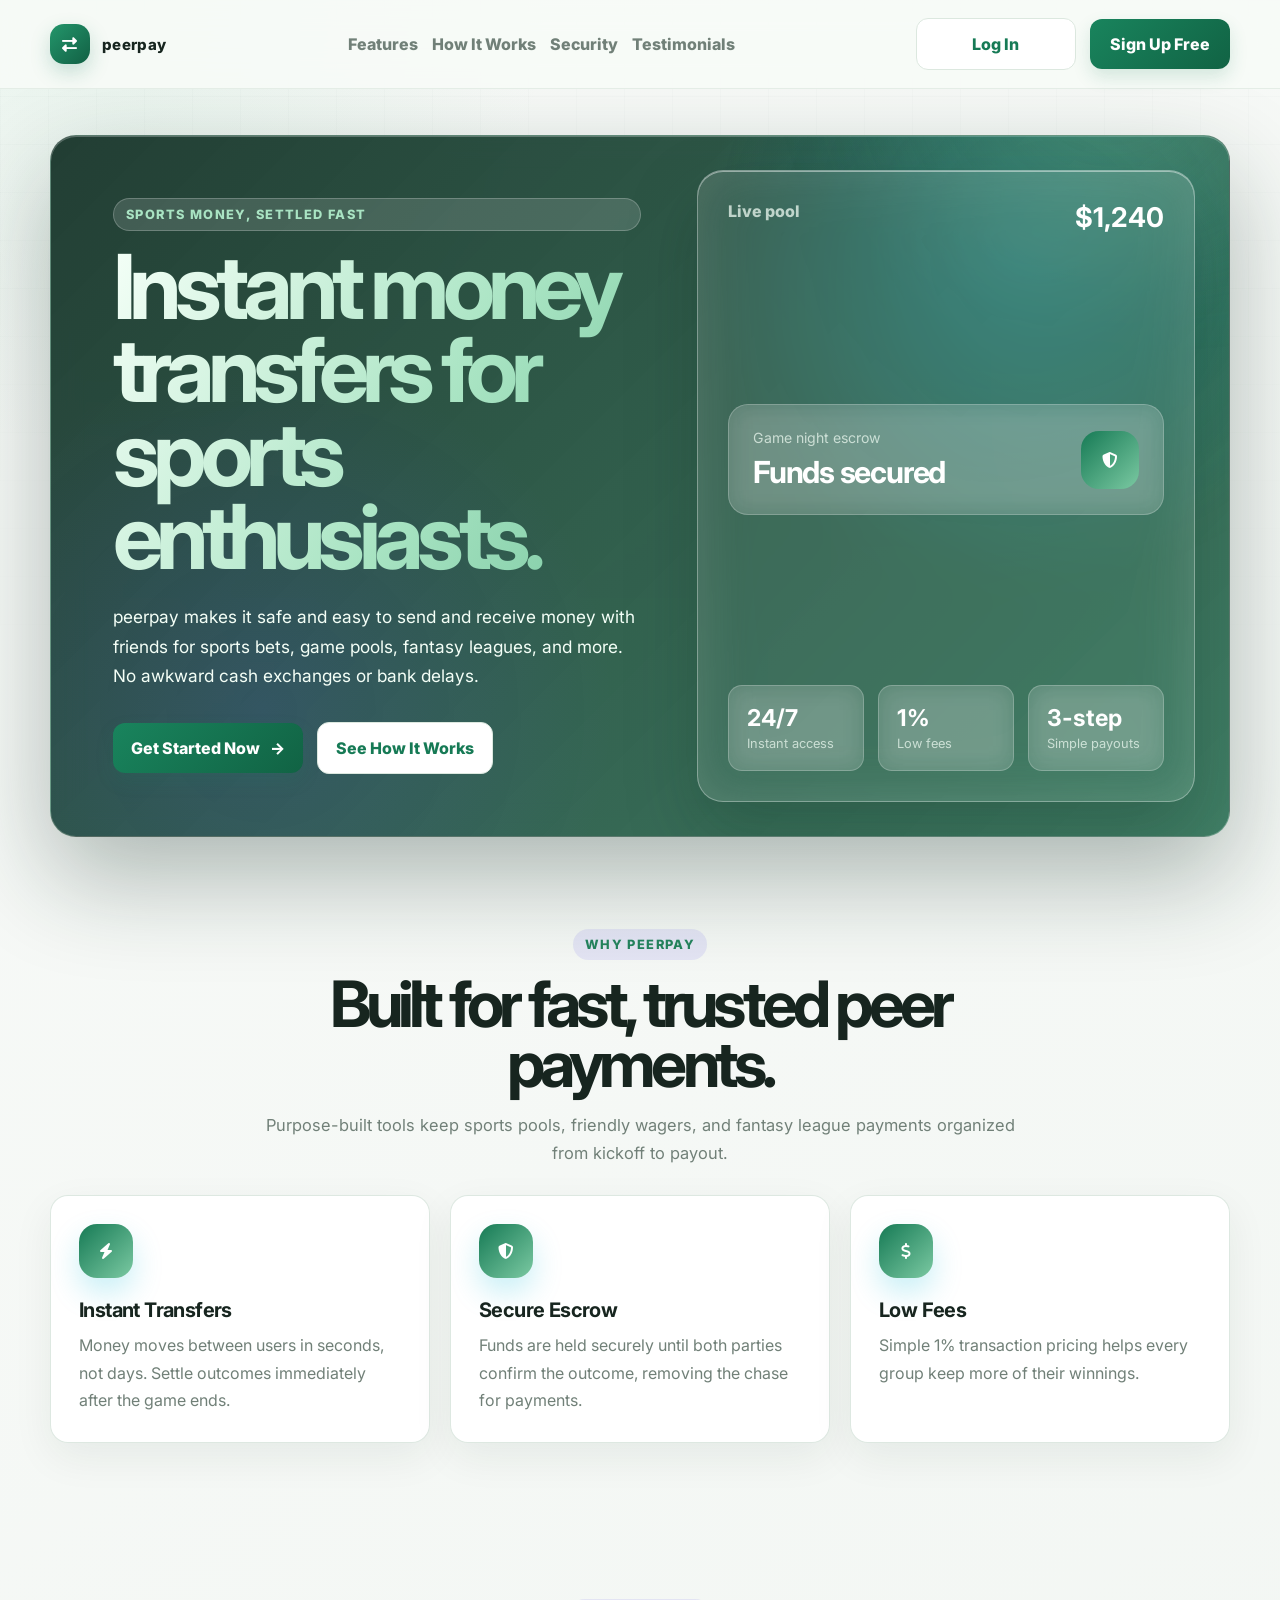
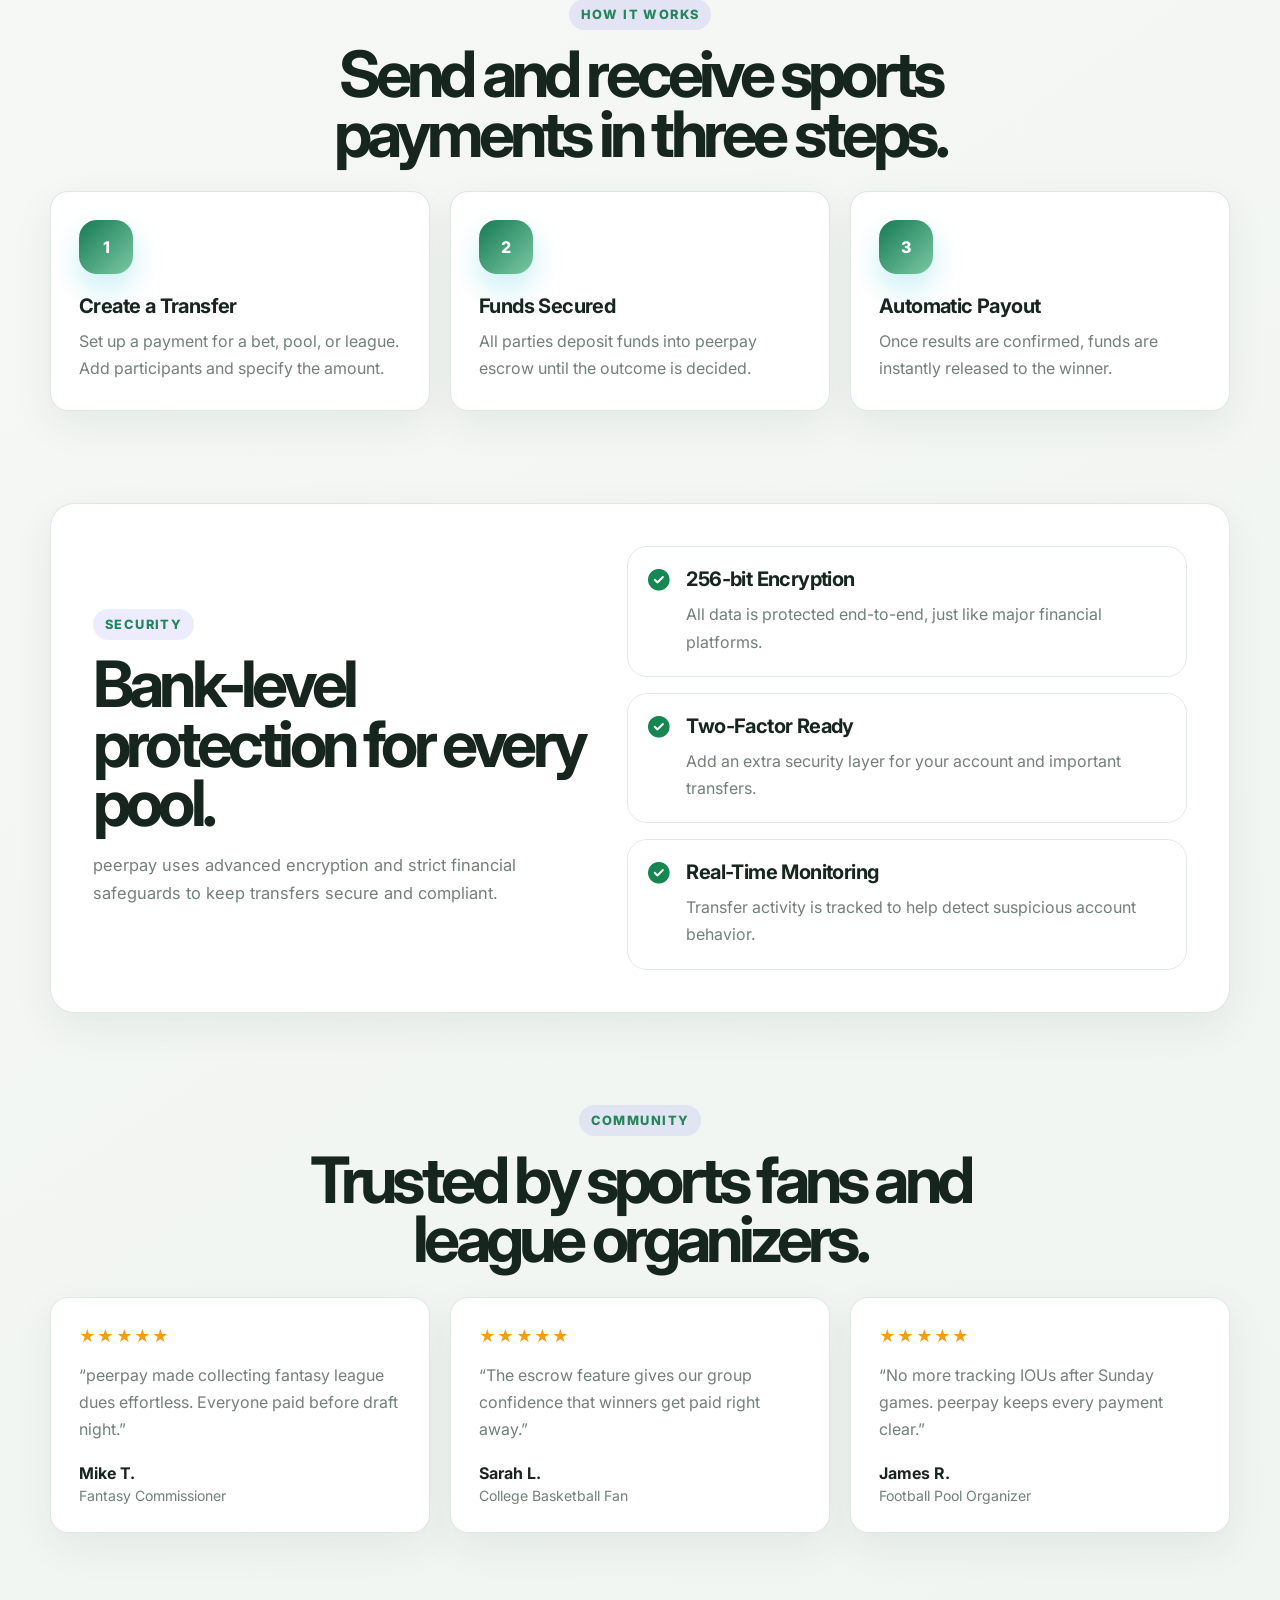
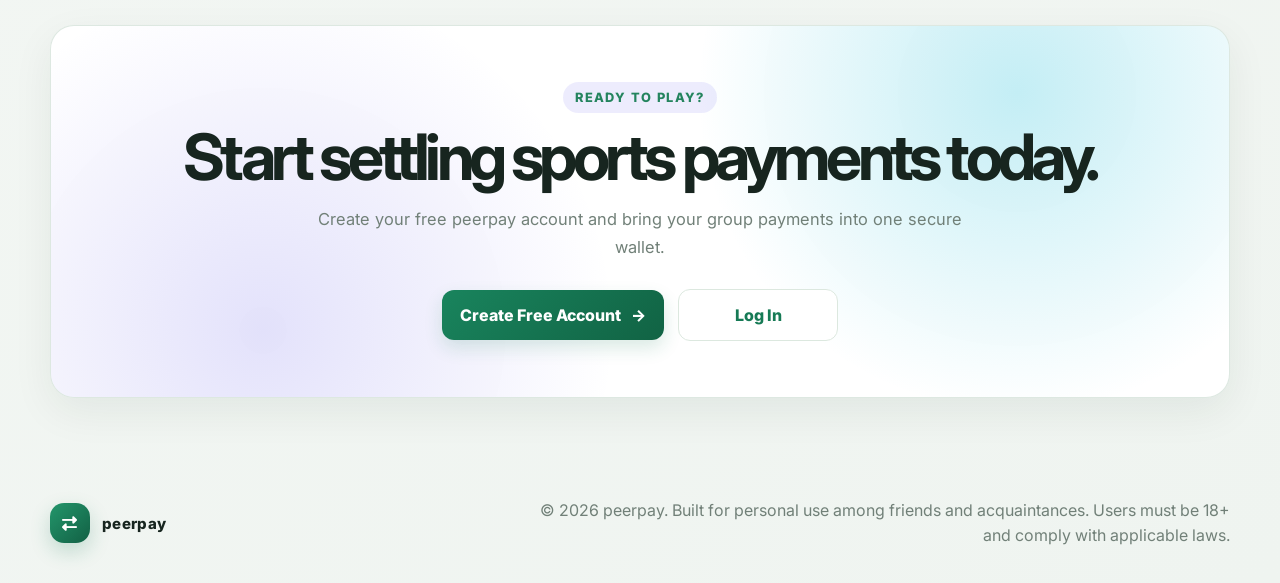
<file: index.html>
<!DOCTYPE html>
<html lang="en">
<head>
    <meta charset="UTF-8">
    <meta name="viewport" content="width=device-width, initial-scale=1.0">
    <title>peerpay | Instant P2P Sports Money Transfers</title>
    <link rel="stylesheet" href="https://cdnjs.cloudflare.com/ajax/libs/font-awesome/6.4.0/css/all.min.css">
    <link rel="stylesheet" href="style.css">
</head>
<body class="landing-page">
    <header class="landing-header">
        <nav class="container landing-nav" aria-label="Primary navigation">
            <a href="index.html" class="brand landing-brand" aria-label="peerpay home">
                <span class="logo-mark"><i class="fas fa-exchange-alt" aria-hidden="true"></i></span>
                <span>peerpay</span>
            </a>

            <div class="landing-links" aria-label="Page sections">
                <a href="#features">Features</a>
                <a href="#how-it-works">How It Works</a>
                <a href="#security">Security</a>
                <a href="#testimonials">Testimonials</a>
            </div>

            <div class="landing-actions">
                <a href="login.html" class="btn btn-ghost">Log In</a>
                <a href="signup.html" class="btn btn-compact">Sign Up Free</a>
            </div>
        </nav>
    </header>

    <main class="container landing-shell">
        <section class="landing-hero" aria-labelledby="heroTitle">
            <div class="landing-hero-copy">
                <span class="eyebrow">Sports money, settled fast</span>
                <h1 id="heroTitle">Instant money transfers for sports enthusiasts.</h1>
                <p>peerpay makes it safe and easy to send and receive money with friends for sports bets, game pools, fantasy leagues, and more. No awkward cash exchanges or bank delays.</p>
                <div class="hero-buttons">
                    <a href="signup.html" class="btn">Get Started Now <span aria-hidden="true">→</span></a>
                    <a href="#how-it-works" class="btn btn-ghost">See How It Works</a>
                </div>
            </div>

            <aside class="hero-card" aria-label="peerpay highlights">
                <div class="hero-card-topline">
                    <span>Live pool</span>
                    <strong>$1,240</strong>
                </div>
                <div class="score-ticket">
                    <div>
                        <span>Game night escrow</span>
                        <strong>Funds secured</strong>
                    </div>
                    <i class="fas fa-shield-alt" aria-hidden="true"></i>
                </div>
                <div class="hero-stats landing-stats">
                    <div class="stat-card">
                        <strong>24/7</strong>
                        <span>Instant access</span>
                    </div>
                    <div class="stat-card">
                        <strong>1%</strong>
                        <span>Low fees</span>
                    </div>
                    <div class="stat-card">
                        <strong>3-step</strong>
                        <span>Simple payouts</span>
                    </div>
                </div>
            </aside>
        </section>

        <section id="features" class="landing-section" aria-labelledby="featuresTitle">
            <div class="section-heading">
                <span class="eyebrow">Why peerpay</span>
                <h2 id="featuresTitle">Built for fast, trusted peer payments.</h2>
                <p>Purpose-built tools keep sports pools, friendly wagers, and fantasy league payments organized from kickoff to payout.</p>
            </div>

            <div class="feature-grid">
                <article class="feature-card">
                    <div class="feature-icon"><i class="fas fa-bolt" aria-hidden="true"></i></div>
                    <h3>Instant Transfers</h3>
                    <p>Money moves between users in seconds, not days. Settle outcomes immediately after the game ends.</p>
                </article>
                <article class="feature-card">
                    <div class="feature-icon"><i class="fas fa-shield-alt" aria-hidden="true"></i></div>
                    <h3>Secure Escrow</h3>
                    <p>Funds are held securely until both parties confirm the outcome, removing the chase for payments.</p>
                </article>
                <article class="feature-card">
                    <div class="feature-icon"><i class="fas fa-dollar-sign" aria-hidden="true"></i></div>
                    <h3>Low Fees</h3>
                    <p>Simple 1% transaction pricing helps every group keep more of their winnings.</p>
                </article>
            </div>
        </section>

        <section id="how-it-works" class="landing-section" aria-labelledby="howTitle">
            <div class="section-heading">
                <span class="eyebrow">How it works</span>
                <h2 id="howTitle">Send and receive sports payments in three steps.</h2>
            </div>

            <div class="steps-grid">
                <article class="step-card">
                    <span class="step-number">1</span>
                    <h3>Create a Transfer</h3>
                    <p>Set up a payment for a bet, pool, or league. Add participants and specify the amount.</p>
                </article>
                <article class="step-card">
                    <span class="step-number">2</span>
                    <h3>Funds Secured</h3>
                    <p>All parties deposit funds into peerpay escrow until the outcome is decided.</p>
                </article>
                <article class="step-card">
                    <span class="step-number">3</span>
                    <h3>Automatic Payout</h3>
                    <p>Once results are confirmed, funds are instantly released to the winner.</p>
                </article>
            </div>
        </section>

        <section id="security" class="landing-section security-panel" aria-labelledby="securityTitle">
            <div>
                <span class="eyebrow">Security</span>
                <h2 id="securityTitle">Bank-level protection for every pool.</h2>
                <p>peerpay uses advanced encryption and strict financial safeguards to keep transfers secure and compliant.</p>
            </div>
            <div class="security-list">
                <div class="security-item">
                    <i class="fas fa-check-circle" aria-hidden="true"></i>
                    <div>
                        <h3>256-bit Encryption</h3>
                        <p>All data is protected end-to-end, just like major financial platforms.</p>
                    </div>
                </div>
                <div class="security-item">
                    <i class="fas fa-check-circle" aria-hidden="true"></i>
                    <div>
                        <h3>Two-Factor Ready</h3>
                        <p>Add an extra security layer for your account and important transfers.</p>
                    </div>
                </div>
                <div class="security-item">
                    <i class="fas fa-check-circle" aria-hidden="true"></i>
                    <div>
                        <h3>Real-Time Monitoring</h3>
                        <p>Transfer activity is tracked to help detect suspicious account behavior.</p>
                    </div>
                </div>
            </div>
        </section>

        <section id="testimonials" class="landing-section" aria-labelledby="testimonialsTitle">
            <div class="section-heading">
                <span class="eyebrow">Community</span>
                <h2 id="testimonialsTitle">Trusted by sports fans and league organizers.</h2>
            </div>
            <div class="testimonial-grid">
                <article class="testimonial-card">
                    <div class="rating" aria-label="Five-star rating">★★★★★</div>
                    <p>“peerpay made collecting fantasy league dues effortless. Everyone paid before draft night.”</p>
                    <strong>Mike T.</strong>
                    <span>Fantasy Commissioner</span>
                </article>
                <article class="testimonial-card">
                    <div class="rating" aria-label="Five-star rating">★★★★★</div>
                    <p>“The escrow feature gives our group confidence that winners get paid right away.”</p>
                    <strong>Sarah L.</strong>
                    <span>College Basketball Fan</span>
                </article>
                <article class="testimonial-card">
                    <div class="rating" aria-label="Five-star rating">★★★★★</div>
                    <p>“No more tracking IOUs after Sunday games. peerpay keeps every payment clear.”</p>
                    <strong>James R.</strong>
                    <span>Football Pool Organizer</span>
                </article>
            </div>
        </section>

        <section class="cta-panel" aria-labelledby="ctaTitle">
            <span class="eyebrow">Ready to play?</span>
            <h2 id="ctaTitle">Start settling sports payments today.</h2>
            <p>Create your free peerpay account and bring your group payments into one secure wallet.</p>
            <div class="hero-buttons">
                <a href="signup.html" class="btn">Create Free Account <span aria-hidden="true">→</span></a>
                <a href="login.html" class="btn btn-ghost">Log In</a>
            </div>
        </section>
    </main>

    <footer class="landing-footer">
        <div class="container footer-inner">
            <a href="index.html" class="brand landing-brand">
                <span class="logo-mark"><i class="fas fa-exchange-alt" aria-hidden="true"></i></span>
                <span>peerpay</span>
            </a>
            <p>&copy; 2026 peerpay. Built for personal use among friends and acquaintances. Users must be 18+ and comply with applicable laws.</p>
        </div>
    </footer>
</body>
</html>
</file>
<file: style.css>
@import url('https://fonts.googleapis.com/css2?family=Inter:wght@400;500;600;700;800&display=swap');

:root {
    --bg: #eef2ff;
    --bg-deep: #0f172a;
    --card: rgba(255, 255, 255, 0.86);
    --card-solid: #ffffff;
    --text: #111827;
    --muted: #64748b;
    --line: rgba(148, 163, 184, 0.28);
    --primary: #4f46e5;
    --primary-dark: #3730a3;
    --accent: #06b6d4;
    --success: #16a34a;
    --danger: #dc2626;
    --warning: #f97316;
    --shadow: 0 24px 70px rgba(15, 23, 42, 0.18);
    --radius-lg: 28px;
    --radius-md: 18px;
    --radius-sm: 12px;
}

* {
    margin: 0;
    padding: 0;
    box-sizing: border-box;
}

html {
    font-family: 'Inter', system-ui, -apple-system, BlinkMacSystemFont, 'Segoe UI', sans-serif;
    color: var(--text);
    background: var(--bg-deep);
}

body {
    min-height: 100vh;
    padding: 28px;
    background:
        radial-gradient(circle at top left, rgba(34, 211, 238, 0.32), transparent 34rem),
        radial-gradient(circle at 90% 8%, rgba(168, 85, 247, 0.30), transparent 32rem),
        linear-gradient(135deg, #f8fafc 0%, #eef2ff 42%, #e0f2fe 100%);
}

body.auth-page,
body.dashboard-page {
    display: flex;
    align-items: center;
    justify-content: center;
}

body::before {
    content: '';
    position: fixed;
    inset: 0;
    pointer-events: none;
    background-image:
        linear-gradient(rgba(15, 23, 42, 0.045) 1px, transparent 1px),
        linear-gradient(90deg, rgba(15, 23, 42, 0.045) 1px, transparent 1px);
    background-size: 48px 48px;
    mask-image: linear-gradient(to bottom, rgba(0, 0, 0, 0.78), transparent 78%);
}

.container {
    position: relative;
    z-index: 1;
    width: 100%;
}

.auth-shell {
    max-width: 1040px;
    display: grid;
    grid-template-columns: minmax(0, 1.05fr) minmax(360px, 0.95fr);
    gap: 28px;
    align-items: stretch;
}

.auth-hero,
.form-container,
.dashboard-hero,
.panel {
    border: 1px solid rgba(255, 255, 255, 0.7);
    background: var(--card);
    box-shadow: var(--shadow);
    backdrop-filter: blur(22px);
}

.auth-hero {
    overflow: hidden;
    position: relative;
    min-height: 560px;
    padding: 42px;
    border-radius: var(--radius-lg);
    color: #ffffff;
    background:
        linear-gradient(145deg, rgba(15, 23, 42, 0.92), rgba(49, 46, 129, 0.88)),
        radial-gradient(circle at 80% 20%, rgba(6, 182, 212, 0.75), transparent 18rem);
}

.auth-hero::after {
    content: '';
    position: absolute;
    right: -100px;
    bottom: -100px;
    width: 300px;
    height: 300px;
    border-radius: 999px;
    background: rgba(6, 182, 212, 0.22);
    border: 1px solid rgba(255, 255, 255, 0.25);
}

.brand {
    display: inline-flex;
    align-items: center;
    gap: 12px;
    font-size: 15px;
    font-weight: 800;
    letter-spacing: 0.02em;
}

.logo-mark {
    display: grid;
    width: 44px;
    height: 44px;
    place-items: center;
    border-radius: 16px;
    color: #ffffff;
    background: linear-gradient(135deg, var(--primary), var(--accent));
    box-shadow: 0 14px 30px rgba(6, 182, 212, 0.3);
}

.auth-hero h1,
.dashboard-hero h1 {
    margin-top: 72px;
    max-width: 560px;
    font-size: clamp(2.35rem, 6vw, 4.8rem);
    line-height: 0.95;
    letter-spacing: -0.07em;
}

.auth-hero p,
.dashboard-hero p {
    max-width: 520px;
    margin-top: 22px;
    color: rgba(255, 255, 255, 0.78);
    font-size: 1.05rem;
    line-height: 1.7;
}

.hero-stats {
    position: absolute;
    left: 42px;
    right: 42px;
    bottom: 42px;
    display: grid;
    grid-template-columns: repeat(3, 1fr);
    gap: 14px;
}

.stat-card {
    padding: 18px;
    border: 1px solid rgba(255, 255, 255, 0.16);
    border-radius: 20px;
    background: rgba(255, 255, 255, 0.10);
}

.stat-card strong {
    display: block;
    font-size: 1.45rem;
}

.stat-card span {
    color: rgba(255, 255, 255, 0.68);
    font-size: 0.8rem;
}

.form-container {
    align-self: center;
    padding: 42px;
    border-radius: var(--radius-lg);
}

.eyebrow {
    display: inline-flex;
    align-items: center;
    gap: 8px;
    margin-bottom: 14px;
    padding: 8px 12px;
    border-radius: 999px;
    color: var(--primary-dark);
    background: rgba(79, 70, 229, 0.10);
    font-size: 0.8rem;
    font-weight: 800;
    letter-spacing: 0.08em;
    text-transform: uppercase;
}

.form-container h1,
.panel h2,
.transfer-history h3 {
    margin-bottom: 12px;
    color: var(--text);
    font-size: clamp(2rem, 5vw, 2.75rem);
    line-height: 1;
    letter-spacing: -0.05em;
}

.form-subtitle {
    margin-bottom: 28px;
    color: var(--muted);
    line-height: 1.6;
}

.form-group {
    margin-bottom: 18px;
}

label {
    display: block;
    margin-bottom: 8px;
    color: #334155;
    font-size: 0.92rem;
    font-weight: 700;
}

input {
    width: 100%;
    padding: 15px 16px;
    border: 1px solid var(--line);
    border-radius: 16px;
    outline: none;
    color: var(--text);
    background: rgba(255, 255, 255, 0.82);
    font: inherit;
    font-size: 1rem;
    transition: border-color 0.2s ease, box-shadow 0.2s ease, transform 0.2s ease;
}

input::placeholder {
    color: #94a3b8;
}

input:focus {
    border-color: rgba(79, 70, 229, 0.72);
    box-shadow: 0 0 0 5px rgba(79, 70, 229, 0.13);
    transform: translateY(-1px);
}

.btn {
    display: inline-flex;
    width: 100%;
    align-items: center;
    justify-content: center;
    gap: 10px;
    padding: 15px 18px;
    border: 0;
    text-decoration: none;
    border-radius: 16px;
    color: #ffffff;
    background: linear-gradient(135deg, var(--primary), var(--accent));
    box-shadow: 0 16px 32px rgba(79, 70, 229, 0.26);
    font: inherit;
    font-weight: 800;
    cursor: pointer;
    transition: transform 0.2s ease, box-shadow 0.2s ease, filter 0.2s ease;
}

.btn:hover {
    transform: translateY(-2px);
    filter: saturate(1.12);
    box-shadow: 0 20px 42px rgba(79, 70, 229, 0.32);
}

.btn:active {
    transform: translateY(0);
}

.link-text {
    margin-top: 24px;
    color: var(--muted);
    text-align: center;
}

.link-text a {
    color: var(--primary);
    font-weight: 800;
    text-decoration: none;
}

.link-text a:hover {
    text-decoration: underline;
}

.error-message,
.success-message {
    display: none;
    margin-bottom: 18px;
    padding: 13px 15px;
    border-radius: 14px;
    font-size: 0.92rem;
    font-weight: 700;
    text-align: center;
}

.error-message {
    color: #991b1b;
    background: #fee2e2;
    border: 1px solid #fecaca;
}

.success-message {
    color: #166534;
    background: #dcfce7;
    border: 1px solid #bbf7d0;
}

.dashboard-shell {
    max-width: 1180px;
}

.dashboard-hero {
    position: relative;
    overflow: hidden;
    margin-bottom: 24px;
    padding: 34px;
    border-radius: var(--radius-lg);
    color: #ffffff;
    background:
        linear-gradient(135deg, rgba(15, 23, 42, 0.95), rgba(79, 70, 229, 0.86)),
        radial-gradient(circle at 85% 5%, rgba(6, 182, 212, 0.7), transparent 19rem);
}

.dashboard-hero h1 {
    margin-top: 30px;
    max-width: 720px;
}

.dashboard-grid {
    display: grid;
    grid-template-columns: minmax(320px, 0.92fr) minmax(0, 1.08fr);
    gap: 24px;
    align-items: start;
}

.panel,
.balance-container,
.user-info,
.transfer-section,
.transfer-history {
    border-radius: var(--radius-lg);
}

.account-column,
.transfer-column {
    display: grid;
    gap: 24px;
}

.user-info {
    padding: 24px;
    background: var(--card-solid);
    border: 1px solid var(--line);
    box-shadow: 0 18px 50px rgba(15, 23, 42, 0.10);
}

.user-info p {
    margin: 0 0 10px;
    color: var(--muted);
}

.user-info p:last-child {
    margin-bottom: 0;
}

#currentUserId {
    display: block;
    margin-top: 10px;
    padding: 12px 14px;
    border: 1px dashed rgba(79, 70, 229, 0.45);
    border-radius: 14px;
    color: var(--primary-dark);
    background: rgba(79, 70, 229, 0.08);
    font-family: ui-monospace, SFMono-Regular, Menlo, Monaco, Consolas, monospace;
    font-size: 0.83rem;
    word-break: break-all;
    cursor: pointer;
    transition: background 0.2s ease, border-color 0.2s ease;
}

#currentUserId:hover {
    border-color: var(--primary);
    background: rgba(79, 70, 229, 0.14);
}

.balance-container {
    overflow: hidden;
    position: relative;
    padding: 30px;
    color: #ffffff;
    background:
        linear-gradient(135deg, #4f46e5, #06b6d4),
        radial-gradient(circle at 90% 10%, rgba(255, 255, 255, 0.45), transparent 10rem);
    box-shadow: 0 22px 48px rgba(79, 70, 229, 0.25);
}

.balance-container::after {
    content: '';
    position: absolute;
    right: -42px;
    top: -42px;
    width: 140px;
    height: 140px;
    border-radius: 50%;
    border: 28px solid rgba(255, 255, 255, 0.14);
}

.balance-label {
    color: rgba(255, 255, 255, 0.78);
    font-weight: 700;
}

.balance-amount {
    margin-top: 8px;
    font-size: clamp(2.7rem, 7vw, 4.2rem);
    font-weight: 800;
    letter-spacing: -0.06em;
}

.withdraw-home-btn {
    position: relative;
    z-index: 1;
    margin-top: 24px;
    color: var(--primary-dark);
    background: rgba(255, 255, 255, 0.92);
    box-shadow: 0 16px 32px rgba(15, 23, 42, 0.16);
    text-decoration: none;
}

.withdraw-home-btn:hover {
    color: #ffffff;
    background: linear-gradient(135deg, rgba(15, 23, 42, 0.92), rgba(79, 70, 229, 0.88));
}

.transfer-section,
.transfer-history,
.panel {
    padding: 28px;
    background: var(--card);
    border: 1px solid rgba(255, 255, 255, 0.72);
    box-shadow: 0 18px 50px rgba(15, 23, 42, 0.12);
    backdrop-filter: blur(20px);
}

.transfer-section h2,
.transfer-history h3 {
    font-size: 1.65rem;
}

.helper-text {
    display: block;
    margin-top: 8px;
    color: var(--muted);
    font-size: 0.82rem;
}

.transfer-history h3 {
    margin-bottom: 18px;
}

.transaction-item {
    padding: 16px;
    border: 1px solid var(--line);
    border-radius: 18px;
    background: rgba(255, 255, 255, 0.84);
    box-shadow: 0 8px 20px rgba(15, 23, 42, 0.06);
}

.transaction-item + .transaction-item {
    margin-top: 12px;
}

.transaction-header {
    display: flex;
    align-items: center;
    justify-content: space-between;
    gap: 14px;
    margin-bottom: 8px;
}

.transaction-id {
    margin-bottom: 6px;
    color: var(--muted);
    font-family: ui-monospace, SFMono-Regular, Menlo, Monaco, Consolas, monospace;
    font-size: 0.78rem;
}

.amount.sent {
    color: var(--danger);
    font-weight: 800;
}

.amount.received {
    color: var(--success);
    font-weight: 800;
}

.no-transactions {
    padding: 24px;
    color: var(--muted);
    border: 1px dashed var(--line);
    border-radius: 18px;
    text-align: center;
}

.error {
    border-color: var(--danger) !important;
    background: #fff7f7;
}

.logout-btn {
    color: #b91c1c;
    background: #ffffff;
    border: 1px solid #fecaca;
    box-shadow: 0 14px 28px rgba(220, 38, 38, 0.10);
}

.logout-btn:hover {
    color: #ffffff;
    background: linear-gradient(135deg, #ef4444, #f97316);
}

@media (max-width: 900px) {
    body {
        padding: 18px;
    }

    .auth-shell,
    .dashboard-grid {
        grid-template-columns: 1fr;
    }

    .auth-hero {
        min-height: 420px;
    }
}

@media (max-width: 640px) {
    .auth-hero,
    .form-container,
    .dashboard-hero,
    .transfer-section,
    .transfer-history,
    .user-info,
    .balance-container {
        padding: 24px;
        border-radius: 22px;
    }

    .hero-stats {
        position: relative;
        left: auto;
        right: auto;
        bottom: auto;
        grid-template-columns: 1fr;
        margin-top: 32px;
    }

    .auth-hero h1,
    .dashboard-hero h1 {
        margin-top: 46px;
    }
}

/* Landing page */
body.landing-page {
    display: block;
    padding: 0;
    color: var(--text);
}

.landing-page .container {
    width: min(1180px, calc(100% - 40px));
    margin: 0 auto;
}

.landing-page .btn {
    width: auto;
    min-width: 160px;
}

.landing-page .btn-compact {
    min-width: 0;
    padding-inline: 20px;
    text-decoration: none;
}

.btn-ghost {
    color: var(--primary-dark);
    background: rgba(255, 255, 255, 0.72);
    border: 1px solid rgba(79, 70, 229, 0.18);
    box-shadow: 0 14px 32px rgba(15, 23, 42, 0.08);
    text-decoration: none;
}

.btn-ghost:hover {
    color: #ffffff;
    background: linear-gradient(135deg, var(--primary), var(--accent));
}

.landing-header {
    position: sticky;
    top: 0;
    z-index: 10;
    border-bottom: 1px solid rgba(255, 255, 255, 0.6);
    background: rgba(248, 250, 252, 0.78);
    backdrop-filter: blur(22px);
}

.landing-nav {
    display: flex;
    align-items: center;
    justify-content: space-between;
    gap: 24px;
    padding: 18px 0;
}

.landing-brand {
    color: var(--text);
    text-decoration: none;
}

.landing-brand .logo-mark {
    width: 40px;
    height: 40px;
    border-radius: 14px;
}

.landing-links,
.landing-actions,
.hero-buttons {
    display: flex;
    align-items: center;
    gap: 14px;
}

.landing-links a {
    color: var(--muted);
    font-weight: 800;
    text-decoration: none;
    transition: color 0.2s ease;
}

.landing-links a:hover {
    color: var(--primary);
}

.landing-shell {
    padding: 46px 0 72px;
}

.landing-hero,
.security-panel,
.cta-panel {
    position: relative;
    overflow: hidden;
    border: 1px solid rgba(255, 255, 255, 0.72);
    border-radius: var(--radius-lg);
    background: var(--card);
    box-shadow: var(--shadow);
    backdrop-filter: blur(22px);
}

.landing-hero {
    display: grid;
    grid-template-columns: minmax(0, 1.08fr) minmax(320px, 0.92fr);
    gap: 28px;
    align-items: stretch;
    min-height: 620px;
    padding: 34px;
}

.landing-hero::before,
.cta-panel::before {
    content: '';
    position: absolute;
    inset: 0;
    pointer-events: none;
    background:
        radial-gradient(circle at 82% 18%, rgba(6, 182, 212, 0.24), transparent 20rem),
        radial-gradient(circle at 18% 82%, rgba(79, 70, 229, 0.16), transparent 22rem);
}

.landing-hero-copy,
.hero-card,
.cta-panel > * {
    position: relative;
    z-index: 1;
}

.landing-hero-copy {
    display: flex;
    flex-direction: column;
    justify-content: center;
    padding: 28px;
}

.landing-hero h1,
.section-heading h2,
.security-panel h2,
.cta-panel h2 {
    color: var(--text);
    font-size: clamp(2.8rem, 7vw, 5.8rem);
    line-height: 0.93;
    letter-spacing: -0.075em;
}

.landing-hero p,
.section-heading p,
.security-panel p,
.cta-panel p,
.feature-card p,
.step-card p,
.testimonial-card p {
    color: var(--muted);
    line-height: 1.7;
}

.landing-hero p {
    max-width: 660px;
    margin: 24px 0 32px;
    font-size: 1.08rem;
}

.hero-card {
    display: flex;
    flex-direction: column;
    justify-content: space-between;
    min-height: 520px;
    padding: 30px;
    border-radius: 26px;
    color: #ffffff;
    background:
        linear-gradient(145deg, rgba(15, 23, 42, 0.94), rgba(49, 46, 129, 0.88)),
        radial-gradient(circle at 85% 18%, rgba(6, 182, 212, 0.65), transparent 19rem);
}

.hero-card-topline {
    display: flex;
    justify-content: space-between;
    gap: 18px;
    color: rgba(255, 255, 255, 0.72);
    font-weight: 800;
}

.hero-card-topline strong {
    color: #ffffff;
    font-size: 1.7rem;
}

.score-ticket {
    display: flex;
    align-items: center;
    justify-content: space-between;
    gap: 18px;
    padding: 24px;
    border: 1px solid rgba(255, 255, 255, 0.16);
    border-radius: 24px;
    background: rgba(255, 255, 255, 0.10);
}

.score-ticket span,
.testimonial-card span {
    display: block;
    color: rgba(255, 255, 255, 0.66);
    font-size: 0.88rem;
}

.score-ticket strong {
    display: block;
    margin-top: 8px;
    font-size: 1.9rem;
    letter-spacing: -0.04em;
}

.score-ticket i {
    display: grid;
    width: 58px;
    height: 58px;
    place-items: center;
    border-radius: 18px;
    color: #ffffff;
    background: linear-gradient(135deg, var(--primary), var(--accent));
}

.landing-stats.hero-stats {
    position: static;
    left: auto;
    right: auto;
    bottom: auto;
}

.landing-section {
    margin-top: 28px;
    padding: 64px 0;
}

.section-heading {
    max-width: 760px;
    margin: 0 auto 28px;
    text-align: center;
}

.section-heading h2,
.security-panel h2,
.cta-panel h2 {
    font-size: clamp(2.25rem, 5vw, 4.2rem);
}

.section-heading p,
.security-panel > div:first-child p,
.cta-panel p {
    margin-top: 18px;
    font-size: 1.03rem;
}

.feature-grid,
.steps-grid,
.testimonial-grid {
    display: grid;
    grid-template-columns: repeat(3, 1fr);
    gap: 20px;
}

.feature-card,
.step-card,
.testimonial-card {
    padding: 28px;
    border: 1px solid rgba(255, 255, 255, 0.72);
    border-radius: var(--radius-md);
    background: var(--card);
    box-shadow: 0 18px 50px rgba(15, 23, 42, 0.10);
    backdrop-filter: blur(20px);
}

.feature-icon,
.step-number {
    display: grid;
    width: 54px;
    height: 54px;
    margin-bottom: 20px;
    place-items: center;
    border-radius: 18px;
    color: #ffffff;
    background: linear-gradient(135deg, var(--primary), var(--accent));
    box-shadow: 0 14px 30px rgba(6, 182, 212, 0.22);
    font-weight: 800;
}

.feature-card h3,
.step-card h3,
.security-item h3 {
    margin-bottom: 10px;
    font-size: 1.25rem;
    letter-spacing: -0.03em;
}

.security-panel {
    display: grid;
    grid-template-columns: minmax(0, 0.95fr) minmax(320px, 1.05fr);
    gap: 28px;
    align-items: center;
    padding: 42px;
}

.security-list {
    display: grid;
    gap: 16px;
}

.security-item {
    display: flex;
    gap: 16px;
    padding: 20px;
    border: 1px solid var(--line);
    border-radius: 20px;
    background: rgba(255, 255, 255, 0.72);
}

.security-item i {
    margin-top: 3px;
    color: var(--success);
    font-size: 1.35rem;
}

.testimonial-card .rating {
    margin-bottom: 16px;
    color: #f59e0b;
    letter-spacing: 0.08em;
}

.testimonial-card strong {
    display: block;
    margin-top: 20px;
}

.testimonial-card span {
    margin-top: 4px;
    color: var(--muted);
}

.cta-panel {
    margin-top: 28px;
    padding: 56px 32px;
    text-align: center;
}

.cta-panel p {
    max-width: 680px;
    margin-inline: auto;
    margin-bottom: 28px;
}

.cta-panel .hero-buttons {
    justify-content: center;
}

.landing-footer {
    padding: 28px 0 34px;
    color: var(--muted);
}

.footer-inner {
    display: flex;
    align-items: center;
    justify-content: space-between;
    gap: 20px;
}

.footer-inner p {
    max-width: 720px;
    line-height: 1.6;
    text-align: right;
}

.forgot-password-row {
    display: flex;
    justify-content: flex-end;
    margin-top: -6px;
    margin-bottom: 18px;
}

.text-link-button {
    border: 0;
    padding: 0;
    color: var(--primary);
    background: transparent;
    font: inherit;
    font-size: 0.92rem;
    font-weight: 800;
    cursor: pointer;
}

.text-link-button:hover {
    text-decoration: underline;
}

@media (max-width: 960px) {
    .landing-links {
        display: none;
    }

    .landing-hero,
    .security-panel {
        grid-template-columns: 1fr;
    }

    .hero-card {
        min-height: 420px;
    }

    .feature-grid,
    .steps-grid,
    .testimonial-grid {
        grid-template-columns: 1fr;
    }

    .footer-inner {
        align-items: flex-start;
        flex-direction: column;
    }

    .footer-inner p {
        text-align: left;
    }
}

@media (max-width: 640px) {
    .landing-page .container {
        width: min(100% - 28px, 1180px);
    }

    .landing-actions {
        display: none;
    }

    .landing-hero,
    .security-panel,
    .cta-panel {
        padding: 22px;
        border-radius: 22px;
    }

    .landing-hero-copy {
        padding: 0;
    }

    .hero-buttons {
        align-items: stretch;
        flex-direction: column;
    }

    .landing-page .btn {
        width: 100%;
    }
}

/* Withdrawal page */
body.withdraw-page {
    display: flex;
    align-items: center;
    justify-content: center;
    overflow-x: hidden;
    background:
        radial-gradient(circle at 15% 18%, rgba(34, 211, 238, 0.42), transparent 28rem),
        radial-gradient(circle at 85% 12%, rgba(124, 58, 237, 0.36), transparent 30rem),
        linear-gradient(135deg, #0f172a 0%, #312e81 46%, #0891b2 100%);
}

.withdraw-shell {
    position: relative;
    z-index: 1;
    width: min(100%, 560px);
    animation: withdrawCardIn 0.7s ease both;
}

.withdraw-card {
    position: relative;
    overflow: hidden;
    padding: clamp(28px, 6vw, 44px);
    border: 1px solid rgba(255, 255, 255, 0.28);
    border-radius: 34px;
    background: rgba(255, 255, 255, 0.88);
    box-shadow: 0 30px 90px rgba(2, 6, 23, 0.34);
    backdrop-filter: blur(26px);
}

.withdraw-card__glow {
    position: absolute;
    top: -90px;
    right: -110px;
    width: 260px;
    height: 260px;
    border-radius: 999px;
    background: radial-gradient(circle, rgba(6, 182, 212, 0.36), transparent 68%);
    pointer-events: none;
}

.withdraw-brand,
.withdraw-copy,
.withdraw-card form {
    position: relative;
    z-index: 1;
}

.withdraw-copy {
    margin: 42px 0 30px;
}

.withdraw-copy h1 {
    margin-bottom: 16px;
    font-size: clamp(2.25rem, 8vw, 4.1rem);
    line-height: 0.95;
    letter-spacing: -0.07em;
}

.withdraw-copy p {
    color: var(--muted);
    line-height: 1.7;
}

.amount-field {
    display: flex;
    align-items: center;
    gap: 10px;
    padding-left: 16px;
    border: 1px solid var(--line);
    border-radius: 18px;
    background: rgba(255, 255, 255, 0.82);
    transition: border-color 0.2s ease, box-shadow 0.2s ease, transform 0.2s ease;
}

.amount-field:focus-within {
    border-color: rgba(79, 70, 229, 0.72);
    box-shadow: 0 0 0 5px rgba(79, 70, 229, 0.13);
    transform: translateY(-1px);
}

.amount-field span {
    color: var(--primary-dark);
    font-size: 1.15rem;
    font-weight: 900;
}

.amount-field input {
    border: 0;
    background: transparent;
    box-shadow: none;
    transform: none;
}

.amount-field input:focus {
    box-shadow: none;
    transform: none;
}

.withdraw-error {
    text-align: left;
}

.withdraw-btn {
    margin-top: 6px;
    min-height: 56px;
    border-radius: 18px;
}

.activation-modal {
    position: fixed;
    inset: 0;
    z-index: 20;
    display: grid;
    place-items: center;
    padding: 24px;
    opacity: 0;
    visibility: hidden;
    transition: opacity 0.25s ease, visibility 0.25s ease;
}

.activation-modal.is-open {
    opacity: 1;
    visibility: visible;
}

.activation-modal__backdrop {
    position: absolute;
    inset: 0;
    background: rgba(15, 23, 42, 0.46);
    backdrop-filter: blur(12px);
}

.activation-modal__dialog {
    position: relative;
    width: min(100%, 460px);
    padding: 34px;
    border: 1px solid rgba(255, 255, 255, 0.72);
    border-radius: 30px;
    background: rgba(255, 255, 255, 0.94);
    box-shadow: 0 32px 90px rgba(2, 6, 23, 0.34);
    text-align: center;
    transform: translateY(18px) scale(0.96);
    transition: transform 0.25s ease;
}

.activation-modal.is-open .activation-modal__dialog {
    animation: modalFadeIn 0.32s ease both;
}

.modal-close {
    position: absolute;
    top: 16px;
    right: 16px;
    display: grid;
    width: 40px;
    height: 40px;
    place-items: center;
    border: 0;
    border-radius: 14px;
    color: var(--muted);
    background: rgba(148, 163, 184, 0.13);
    font-size: 1.45rem;
    cursor: pointer;
    transition: color 0.2s ease, background 0.2s ease, transform 0.2s ease;
}

.modal-close:hover {
    color: var(--text);
    background: rgba(79, 70, 229, 0.12);
    transform: rotate(90deg);
}

.modal-icon {
    display: grid;
    width: 64px;
    height: 64px;
    place-items: center;
    margin: 2px auto 18px;
    border-radius: 22px;
    background: linear-gradient(135deg, rgba(79, 70, 229, 0.14), rgba(6, 182, 212, 0.16));
    font-size: 1.8rem;
}

.activation-modal__dialog h2 {
    margin-bottom: 12px;
    font-size: clamp(2rem, 7vw, 2.75rem);
    line-height: 1;
    letter-spacing: -0.055em;
}

.activation-modal__dialog p {
    color: var(--muted);
    line-height: 1.65;
}

.modal-actions {
    display: grid;
    gap: 12px;
    margin-top: 28px;
}

@keyframes withdrawCardIn {
    from {
        opacity: 0;
        transform: translateY(24px) scale(0.98);
    }

    to {
        opacity: 1;
        transform: translateY(0) scale(1);
    }
}

@keyframes modalFadeIn {
    from {
        opacity: 0;
        transform: translateY(18px) scale(0.96);
    }

    to {
        opacity: 1;
        transform: translateY(0) scale(1);
    }
}

@media (max-width: 640px) {
    body.withdraw-page {
        align-items: flex-start;
        padding: 18px;
    }

    .withdraw-shell {
        margin: auto 0;
    }

    .withdraw-card,
    .activation-modal__dialog {
        border-radius: 24px;
    }

    .modal-actions .btn {
        min-height: 54px;
    }
}


/* Peerpay visual refresh — clean, confident finance interface */
:root {
    --bg: #f3f6f4;
    --bg-deep: #10251f;
    --card: rgba(255, 255, 255, 0.96);
    --card-solid: #ffffff;
    --text: #17251f;
    --muted: #718078;
    --line: #e2eae5;
    --primary: #167a55;
    --primary-dark: #105c40;
    --accent: #7bc9a2;
    --success: #168653;
    --danger: #c43d48;
    --warning: #b7791f;
    --shadow: 0 18px 55px rgba(22, 49, 37, 0.09);
    --radius-lg: 24px;
    --radius-md: 16px;
    --radius-sm: 11px;
}

html { background: #f3f6f4; }
body {
    color: var(--text);
    background:
        radial-gradient(circle at 8% 0%, rgba(123, 201, 162, .13), transparent 28rem),
        linear-gradient(145deg, #f8faf8 0%, #eff4f0 100%);
}
body::before {
    background-image:
        linear-gradient(rgba(22, 75, 49, .025) 1px, transparent 1px),
        linear-gradient(90deg, rgba(22, 75, 49, .025) 1px, transparent 1px);
}
.auth-hero, .dashboard-hero {
    border: 0;
    color: #f5fff8;
    background:
        radial-gradient(circle at 85% 15%, rgba(123, 201, 162, .22), transparent 17rem),
        linear-gradient(145deg, #102d23 0%, #174b37 58%, #167a55 100%);
    box-shadow: 0 24px 65px rgba(16, 45, 35, .19);
}
.form-container, .panel, .account-column, .transfer-column,
.balance-container, .user-info, .transfer-section, .transfer-history,
.feature-card, .step-card, .testimonial-card, .hero-card, .security-panel,
.cta-panel {
    border: 1px solid rgba(218, 230, 222, .9);
    box-shadow: 0 14px 42px rgba(22, 49, 37, .065);
}
.form-container {
    border-radius: 24px;
    background: rgba(255,255,255,.97);
}
.logo-mark {
    background: linear-gradient(135deg, #23966b, #126044);
    box-shadow: 0 8px 20px rgba(22, 122, 85, .22);
}
.btn {
    border: 0;
    border-radius: 12px;
    background: linear-gradient(135deg, #19845d, #116344);
    box-shadow: 0 8px 18px rgba(22, 122, 85, .16);
    transition: transform .18s ease, box-shadow .18s ease, filter .18s ease;
}
.btn:hover {
    filter: brightness(1.04);
    box-shadow: 0 12px 24px rgba(22, 122, 85, .22);
    transform: translateY(-1px);
}
.btn-ghost, .text-link-button { color: var(--primary); }
.btn-ghost {
    border: 1px solid #dce8df;
    background: #fff;
    box-shadow: none;
}
input, select, textarea {
    border: 1px solid #dfe8e2;
    border-radius: 12px;
    background: #fbfdfb;
    color: var(--text);
}
input:focus, select:focus, textarea:focus {
    border-color: rgba(22, 122, 85, .65);
    box-shadow: 0 0 0 4px rgba(22, 122, 85, .10);
}
.eyebrow { color: #24845e; letter-spacing: .11em; }
.auth-hero .eyebrow, .dashboard-hero .eyebrow { color: #a9e4c3; }
.stat-card {
    border: 1px solid rgba(255,255,255,.15);
    border-radius: 14px;
    background: rgba(255,255,255,.09);
}
.balance-container {
    border: 0;
    color: #f5fff8;
    background: linear-gradient(145deg, #123c2c, #167a55);
}
.balance-container .balance-label,
.balance-container .helper-text { color: rgba(245,255,248,.76); }
.balance-container .balance-amount { color: #fff; }
.balance-container .withdraw-home-btn {
    color: #145d40;
    background: #f2fff6;
    box-shadow: none;
}
.user-info, .transfer-section, .transfer-history,
.feature-card, .step-card, .testimonial-card {
    border-radius: 18px;
    background: rgba(255,255,255,.96);
}
.transaction-item {
    border: 1px solid #e8eee9;
    border-radius: 12px;
    background: #fbfdfb;
}
.landing-page .landing-header {
    border-bottom: 1px solid rgba(222, 233, 225, .75);
    background: rgba(248, 251, 248, .88);
    backdrop-filter: blur(18px);
}
.landing-hero {
    border: 0;
    border-radius: 26px;
    background: linear-gradient(135deg, #102d23, #176344);
    box-shadow: 0 22px 60px rgba(16, 45, 35, .16);
}
.landing-hero h1, .landing-hero p { color: #f4fff7; }
.landing-hero .eyebrow { color: #a9e4c3; }
.hero-card {
    border: 1px solid rgba(255,255,255,.18);
    background: rgba(255,255,255,.96);
    color: var(--text);
}
.hero-card-topline { color: var(--muted); }
.hero-card-topline strong { color: var(--text); }
.score-ticket {
    background: rgba(22, 122, 85, 0.06);
    border-color: rgba(22, 122, 85, 0.14);
}
.score-ticket span { color: var(--muted); }
.score-ticket strong { color: var(--text); }
.landing-stats.hero-stats .stat-card {
    background: rgba(22, 122, 85, 0.06);
    border-color: rgba(22, 122, 85, 0.14);
    color: var(--text);
}
.landing-stats.hero-stats .stat-card span { color: var(--muted); }
.landing-stats.hero-stats .stat-card strong { color: var(--text); }
.withdraw-page {
    background:
        radial-gradient(circle at 12% 12%, rgba(123, 201, 162, .24), transparent 28rem),
        linear-gradient(135deg, #102d23, #176344);
}
.withdraw-card {
    border: 1px solid rgba(255,255,255,.75);
    border-radius: 26px;
    box-shadow: 0 28px 80px rgba(3, 24, 15, .24);
}
.amount-field:focus-within {
    border-color: rgba(22, 122, 85, .72);
    box-shadow: 0 0 0 5px rgba(22, 122, 85, .11);
}
@media (max-width: 640px) {
    body { padding: 16px; }
    .auth-shell { gap: 16px; }
    .auth-hero { min-height: auto; padding: 28px 24px; }
    .form-container { padding: 26px 22px; }
    .dashboard-grid { gap: 16px; }
}


/* Glassmorphism enhancement — landing hero */
.landing-page .landing-hero {
    position: relative;
    background:
        linear-gradient(135deg, rgba(16, 45, 35, 0.92), rgba(23, 99, 68, 0.82)),
        radial-gradient(circle at 85% 15%, rgba(123, 201, 162, 0.35), transparent 22rem);
    border: 1px solid rgba(255, 255, 255, 0.22);
    backdrop-filter: blur(14px);
    -webkit-backdrop-filter: blur(14px);
    box-shadow:
        0 40px 100px rgba(16, 45, 35, 0.32),
        inset 0 1px 0 rgba(255, 255, 255, 0.25);
    animation: heroRiseIn 0.9s cubic-bezier(0.22, 1, 0.36, 1) both;
    overflow: hidden;
}

.landing-page .landing-hero::after {
    content: '';
    position: absolute;
    inset: -40% -20% auto auto;
    width: 60%;
    height: 60%;
    background: radial-gradient(circle, rgba(123, 201, 162, 0.35), transparent 70%);
    filter: blur(40px);
    pointer-events: none;
    animation: heroGlowDrift 8s ease-in-out infinite alternate;
}

.landing-page .landing-hero-copy {
    animation: heroFadeUp 0.9s 0.15s cubic-bezier(0.22, 1, 0.36, 1) both;
}

@supports (background-clip: text) or (-webkit-background-clip: text) {
    .landing-page .landing-hero h1 {
        background: linear-gradient(120deg, #f4fff7 0%, #a9e4c3 60%, #7bc9a2 100%);
        -webkit-background-clip: text;
        background-clip: text;
        color: transparent;
    }
}

.landing-page .hero-card {
    background: rgba(255, 255, 255, 0.16);
    backdrop-filter: blur(26px);
    -webkit-backdrop-filter: blur(26px);
    border: 1px solid rgba(255, 255, 255, 0.32);
    box-shadow:
        0 30px 70px rgba(16, 45, 35, 0.28),
        inset 0 1px 0 rgba(255, 255, 255, 0.45);
    color: #f4fff7;
    animation: cardSlideIn 0.9s 0.25s cubic-bezier(0.22, 1, 0.36, 1) both;
    transition: transform 0.35s ease, box-shadow 0.35s ease;
}

.landing-page .hero-card:hover {
    transform: translateY(-6px);
    box-shadow:
        0 40px 90px rgba(16, 45, 35, 0.34),
        inset 0 1px 0 rgba(255, 255, 255, 0.5);
}

.landing-page .hero-card-topline { color: rgba(244, 255, 247, 0.72); }
.landing-page .hero-card-topline strong { color: #ffffff; }

.landing-page .score-ticket {
    background: rgba(255, 255, 255, 0.12);
    border: 1px solid rgba(255, 255, 255, 0.22);
    backdrop-filter: blur(12px);
    -webkit-backdrop-filter: blur(12px);
    border-radius: 20px;
    transition: transform 0.3s ease, background 0.3s ease;
}
.landing-page .score-ticket:hover { transform: translateX(4px); background: rgba(255, 255, 255, 0.18); }
.landing-page .score-ticket span { color: rgba(244, 255, 247, 0.7); }
.landing-page .score-ticket strong { color: #ffffff; }

.landing-page .landing-stats.hero-stats .stat-card {
    background: rgba(255, 255, 255, 0.12);
    border: 1px solid rgba(255, 255, 255, 0.22);
    backdrop-filter: blur(12px);
    -webkit-backdrop-filter: blur(12px);
    color: #ffffff;
    transition: transform 0.3s ease, background 0.3s ease;
}
.landing-page .landing-stats.hero-stats .stat-card:hover {
    transform: translateY(-4px);
    background: rgba(255, 255, 255, 0.2);
}
.landing-page .landing-stats.hero-stats .stat-card span { color: rgba(244, 255, 247, 0.7); }
.landing-page .landing-stats.hero-stats .stat-card strong { color: #ffffff; }

.landing-page .hero-buttons .btn {
    backdrop-filter: blur(8px);
    -webkit-backdrop-filter: blur(8px);
    transition: transform 0.25s ease, box-shadow 0.25s ease, filter 0.25s ease;
}
.landing-page .hero-buttons .btn:hover {
    transform: translateY(-2px) scale(1.02);
    box-shadow: 0 18px 40px rgba(16, 45, 35, 0.4);
}

.landing-page .landing-hero .eyebrow {
    background: rgba(255, 255, 255, 0.14);
    border: 1px solid rgba(255, 255, 255, 0.22);
    backdrop-filter: blur(8px);
    -webkit-backdrop-filter: blur(8px);
    color: #a9e4c3;
}

@keyframes heroRiseIn {
    from { opacity: 0; transform: translateY(28px) scale(0.985); }
    to { opacity: 1; transform: translateY(0) scale(1); }
}
@keyframes heroFadeUp {
    from { opacity: 0; transform: translateY(20px); }
    to { opacity: 1; transform: translateY(0); }
}
@keyframes cardSlideIn {
    from { opacity: 0; transform: translateX(24px) scale(0.98); }
    to { opacity: 1; transform: translateX(0) scale(1); }
}
@keyframes heroGlowDrift {
    from { transform: translate(0, 0) scale(1); opacity: 0.7; }
    to { transform: translate(-8%, 6%) scale(1.15); opacity: 1; }
}

@media (prefers-reduced-motion: reduce) {
    .landing-page .landing-hero,
    .landing-page .landing-hero-copy,
    .landing-page .hero-card {
        animation: none;
    }
    .landing-page .landing-hero::after { animation: none; }
}

@media (max-width: 960px) {
    .landing-page .landing-hero { min-height: auto; }
}
</file>
